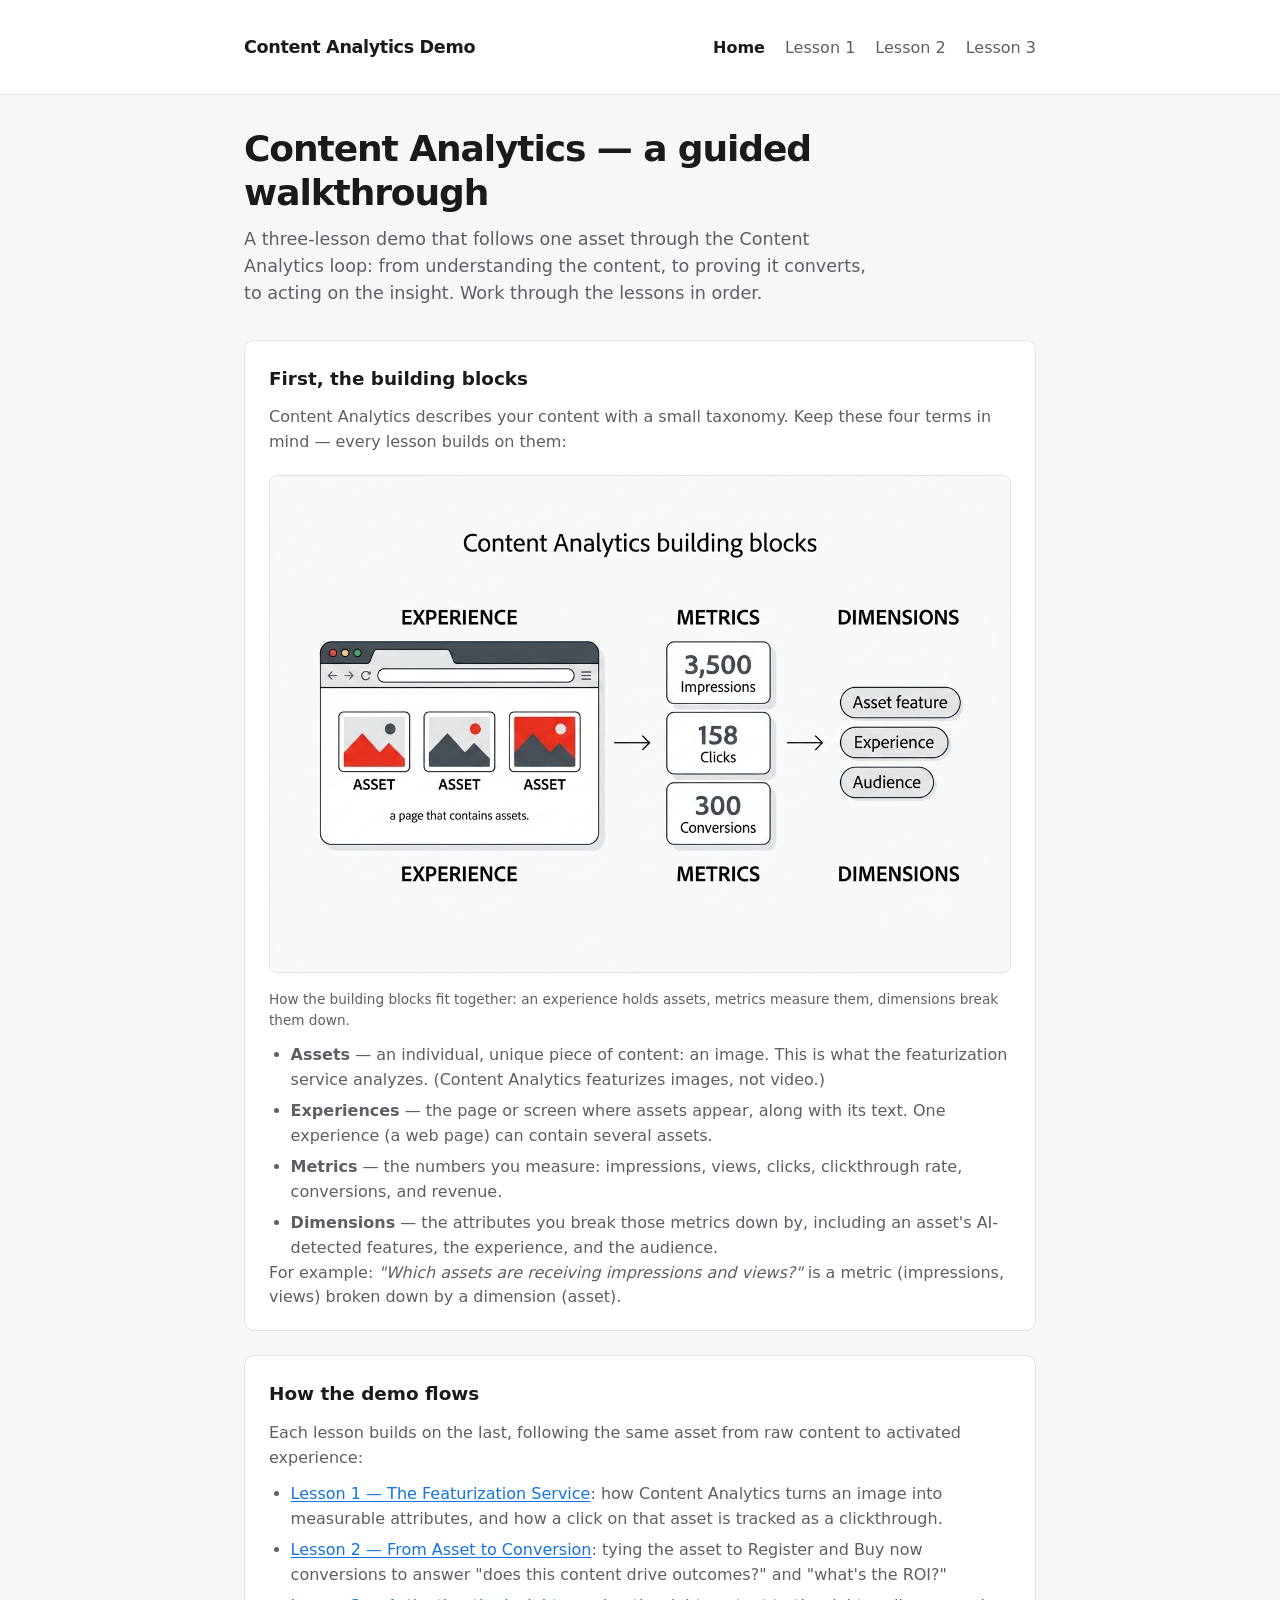
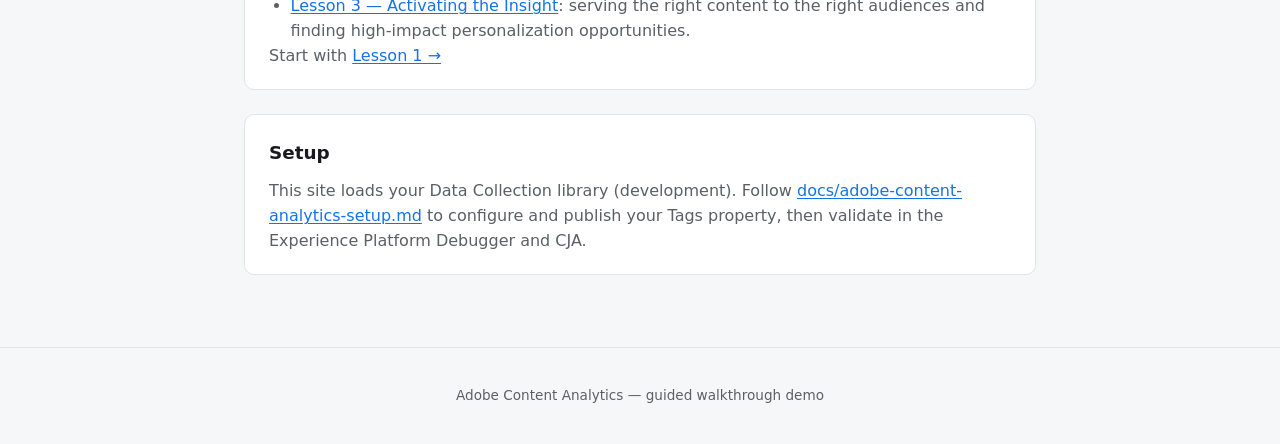
<file: index.html>
<!DOCTYPE html>
<html lang="en">
  <head>
    <meta charset="utf-8" />
    <meta name="viewport" content="width=device-width, initial-scale=1" />
    <!-- Adobe Tags: load early in <head>. -->
    <script src="https://assets.adobedtm.com/ff6e3f45e83f/5d39978f682c/launch-60832f63047a-development.min.js" async></script>
    <title>Content Analytics — Guided Walkthrough</title>
    <link rel="stylesheet" href="css/styles.css" />
  </head>
  <body>
    <a class="skip-link" href="#main">Skip to content</a>
    <header>
      <div class="header-inner">
        <p class="logo"><a href="index.html">Content Analytics Demo</a></p>
        <nav aria-label="Primary">
          <a href="index.html" aria-current="page">Home</a>
          <a href="article.html">Lesson 1</a>
          <a href="article2.html">Lesson 2</a>
          <a href="article3.html">Lesson 3</a>
        </nav>
      </div>
    </header>
    <main id="main">
      <div class="hero">
        <h1>Content Analytics — a guided walkthrough</h1>
        <p class="lede">
          A three-lesson demo that follows one asset through the Content Analytics loop:
          from understanding the content, to proving it converts, to acting on the insight.
          Work through the lessons in order.
        </p>
      </div>
      <section class="card" aria-labelledby="card-basics">
        <h2 id="card-basics">First, the building blocks</h2>
        <p>
          Content Analytics describes your content with a small taxonomy. Keep these four terms in
          mind — every lesson builds on them:
        </p>
        <figure>
          <img
            src="images/taxonomy-diagram.png"
            alt="Diagram: an Experience (a web page) contains Assets (images); Metrics measure them (impressions, clicks, conversions); Dimensions break them down (asset feature, experience, audience)."
            loading="lazy"
            decoding="async"
          />
          <figcaption>How the building blocks fit together: an experience holds assets, metrics measure them, dimensions break them down.</figcaption>
        </figure>
        <ul class="article-links">
          <li>
            <strong>Assets</strong> — an individual, unique piece of content: an image.
            This is what the featurization service analyzes. (Content Analytics featurizes
            images, not video.)
          </li>
          <li>
            <strong>Experiences</strong> — the page or screen where assets appear, along with its
            text. One experience (a web page) can contain several assets.
          </li>
          <li>
            <strong>Metrics</strong> — the numbers you measure: impressions, views, clicks,
            clickthrough rate, conversions, and revenue.
          </li>
          <li>
            <strong>Dimensions</strong> — the attributes you break those metrics down by,
            including an asset's AI-detected features, the experience, and the audience.
          </li>
        </ul>
        <p>
          For example: <em>"Which assets are receiving impressions and views?"</em> is a metric
          (impressions, views) broken down by a dimension (asset).
        </p>
      </section>
      <section class="card" aria-labelledby="card-flow">
        <h2 id="card-flow">How the demo flows</h2>
        <p>
          Each lesson builds on the last, following the same asset from raw content to activated
          experience:
        </p>
        <ul class="article-links">
          <li>
            <a href="article.html">Lesson 1 — The Featurization Service</a>:
            how Content Analytics turns an image into measurable attributes, and how a click on
            that asset is tracked as a clickthrough.
          </li>
          <li>
            <a href="article2.html">Lesson 2 — From Asset to Conversion</a>:
            tying the asset to Register and Buy now conversions to answer "does this content
            drive outcomes?" and "what's the ROI?"
          </li>
          <li>
            <a href="article3.html">Lesson 3 — Activating the Insight</a>:
            serving the right content to the right audiences and finding high-impact
            personalization opportunities.
          </li>
        </ul>
        <p>Start with <a href="article.html">Lesson 1 →</a></p>
      </section>
      <section class="card" aria-labelledby="card-setup">
        <h2 id="card-setup">Setup</h2>
        <p>
          This site loads your Data Collection library (development). Follow
          <a href="docs/adobe-content-analytics-setup.md">docs/adobe-content-analytics-setup.md</a>
          to configure and publish your Tags property, then validate in the Experience Platform
          Debugger and CJA.
        </p>
      </section>
    </main>
    <footer>
      <p>Adobe Content Analytics — guided walkthrough demo</p>
    </footer>
  </body>
</html>
</file>
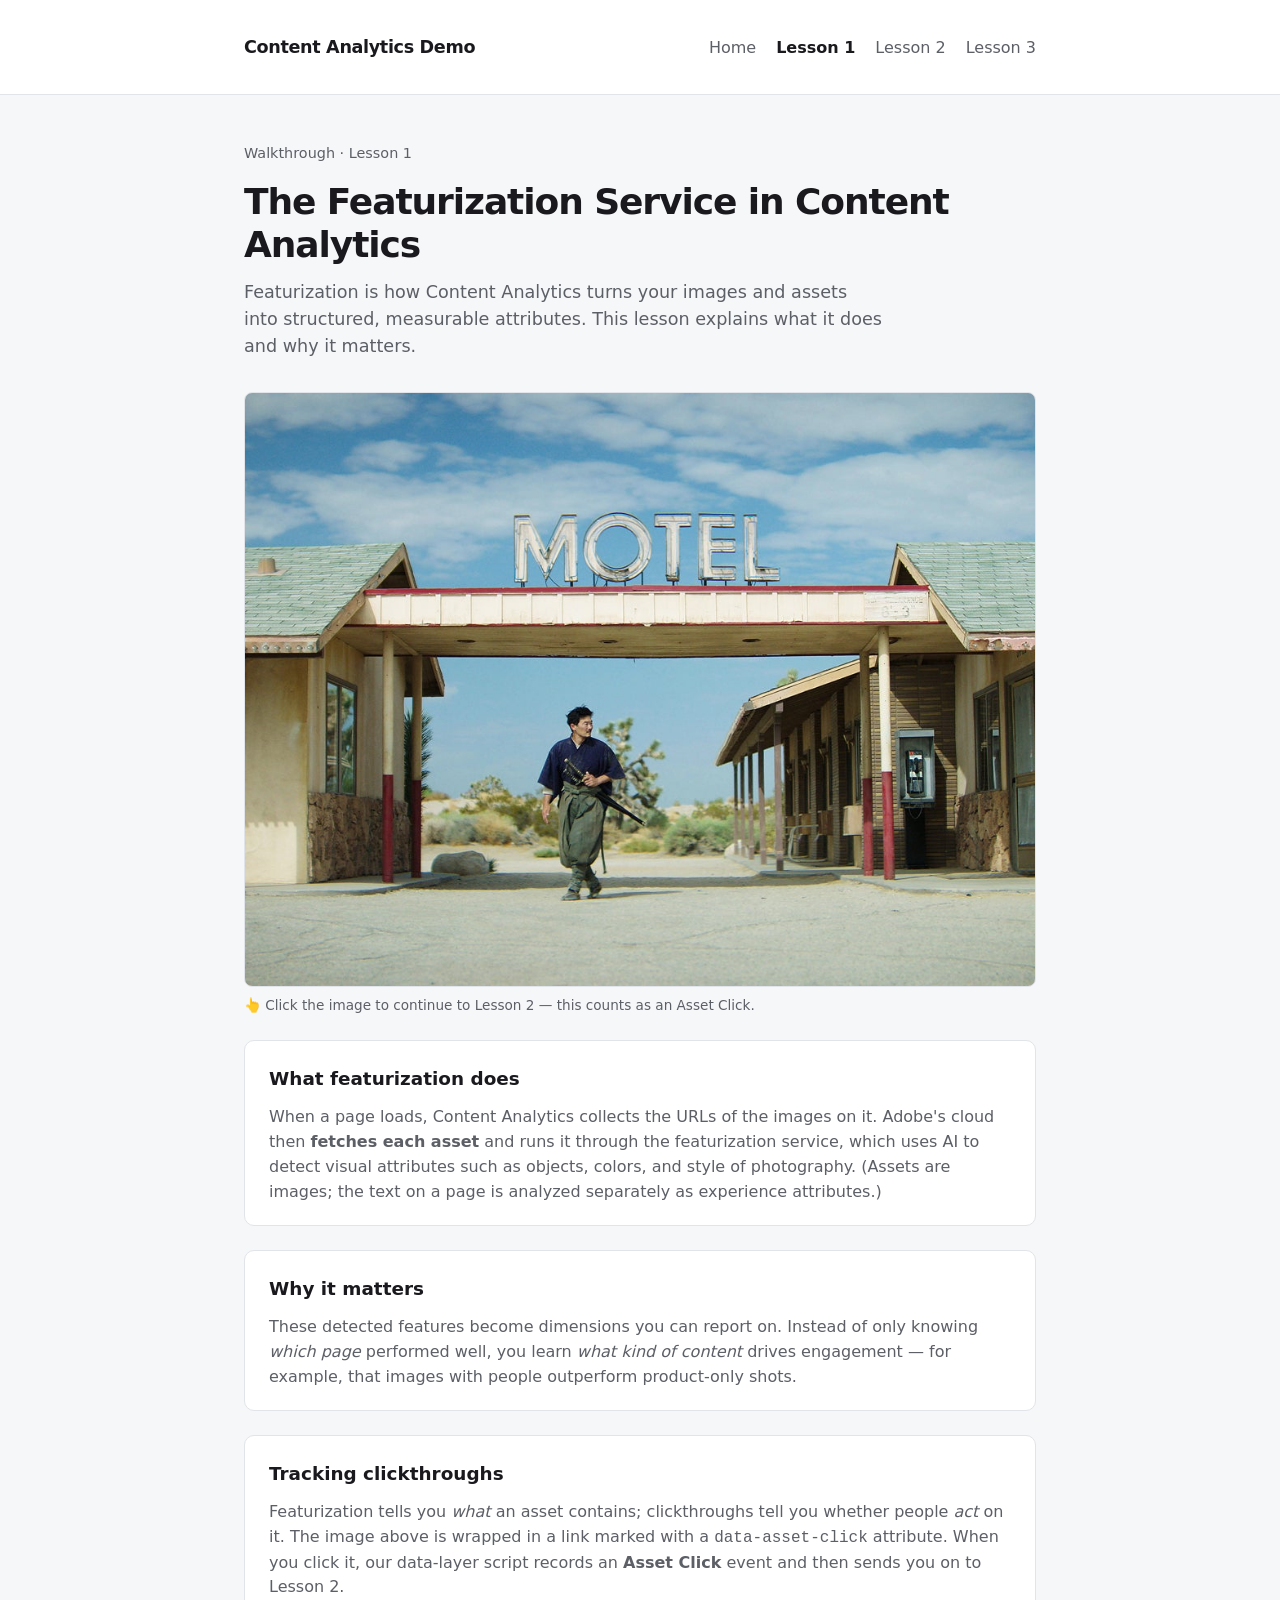
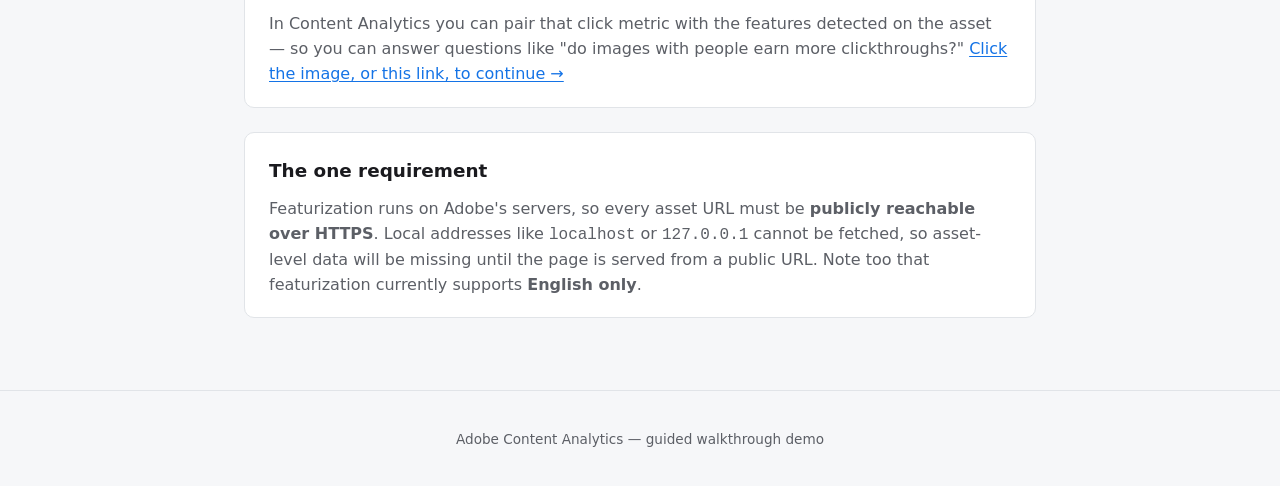
<file: article.html>
<!DOCTYPE html>
<html lang="en">
  <head>
    <meta charset="utf-8" />
    <meta name="viewport" content="width=device-width, initial-scale=1" />
    <!-- Adobe Client Data Layer (ACDL): define BEFORE the Tags embed so it exists when Launch loads. -->
    <script>
      window.adobeDataLayer = window.adobeDataLayer || [];
      window.acaPageData = {
        page: { name: "The Featurization Service", category: "lesson", articleId: "lesson-1", language: "en" },
        product: { sku: "aca-guide-01", name: "The Featurization Service", price: 49.0, currency: "USD" }
      };
      window.adobeDataLayer.push({
        event: "page.view",
        page: window.acaPageData.page,
        product: window.acaPageData.product
      });
    </script>
    <script src="https://assets.adobedtm.com/ff6e3f45e83f/5d39978f682c/launch-60832f63047a-development.min.js" async></script>
    <title>Lesson 1 — The Featurization Service</title>
    <link rel="stylesheet" href="css/styles.css" />
  </head>
  <body>
    <a class="skip-link" href="#main">Skip to content</a>
    <header>
      <div class="header-inner">
        <p class="logo"><a href="index.html">Content Analytics Demo</a></p>
        <nav aria-label="Primary">
          <a href="index.html">Home</a>
          <a href="article.html" aria-current="page">Lesson 1</a>
          <a href="article2.html">Lesson 2</a>
          <a href="article3.html">Lesson 3</a>
        </nav>
      </div>
    </header>
    <main id="main">
      <article class="article-body">
        <p class="article-meta">Walkthrough · Lesson 1</p>
        <div class="hero">
          <h1>The Featurization Service in Content Analytics</h1>
          <p class="lede">
            Featurization is how Content Analytics turns your images and assets into
            structured, measurable attributes. This lesson explains what it does and why it
            matters.
          </p>
        </div>

        <figure>
          <a class="asset-link" href="article2.html" data-asset-click="hero">
            <img
              src="images/article-asset.jpg"
              alt="Article illustration"
              loading="eager"
              decoding="async"
              fetchpriority="high"
            />
          </a>
          <figcaption>👆 Click the image to continue to Lesson 2 — this counts as an Asset Click.</figcaption>
        </figure>

        <div class="card">
          <h2>What featurization does</h2>
          <p>
            When a page loads, Content Analytics collects the URLs of the images on it. Adobe's
            cloud then <strong>fetches each asset</strong> and runs it through the featurization
            service, which uses AI to detect visual attributes such as objects, colors, and
            style of photography. (Assets are images; the text on a page is analyzed separately as
            experience attributes.)
          </p>
        </div>

        <div class="card">
          <h2>Why it matters</h2>
          <p>
            These detected features become dimensions you can report on. Instead of only knowing
            <em>which page</em> performed well, you learn <em>what kind of content</em> drives
            engagement — for example, that images with people outperform product-only shots.
          </p>
        </div>

        <div class="card">
          <h2>Tracking clickthroughs</h2>
          <p>
            Featurization tells you <em>what</em> an asset contains; clickthroughs tell you
            whether people <em>act</em> on it. The image above is wrapped in a link marked with a
            <code>data-asset-click</code> attribute. When you click it, our data-layer script
            records an <strong>Asset Click</strong> event and then sends you on to Lesson 2.
          </p>
          <p>
            In Content Analytics you can pair that click metric with the features detected on the
            asset — so you can answer questions like "do images with people earn more
            clickthroughs?" <a href="article2.html">Click the image, or this link, to continue →</a>
          </p>
        </div>

        <div class="card">
          <h2>The one requirement</h2>
          <p>
            Featurization runs on Adobe's servers, so every asset URL must be
            <strong>publicly reachable over HTTPS</strong>. Local addresses like
            <code>localhost</code> or <code>127.0.0.1</code> cannot be fetched, so asset-level
            data will be missing until the page is served from a public URL. Note too that
            featurization currently supports <strong>English only</strong>.
          </p>
        </div>
      </article>
    </main>
    <footer>
      <p>Adobe Content Analytics — guided walkthrough demo</p>
    </footer>
    <script src="js/datalayer.js"></script>
  </body>
</html>
</file>
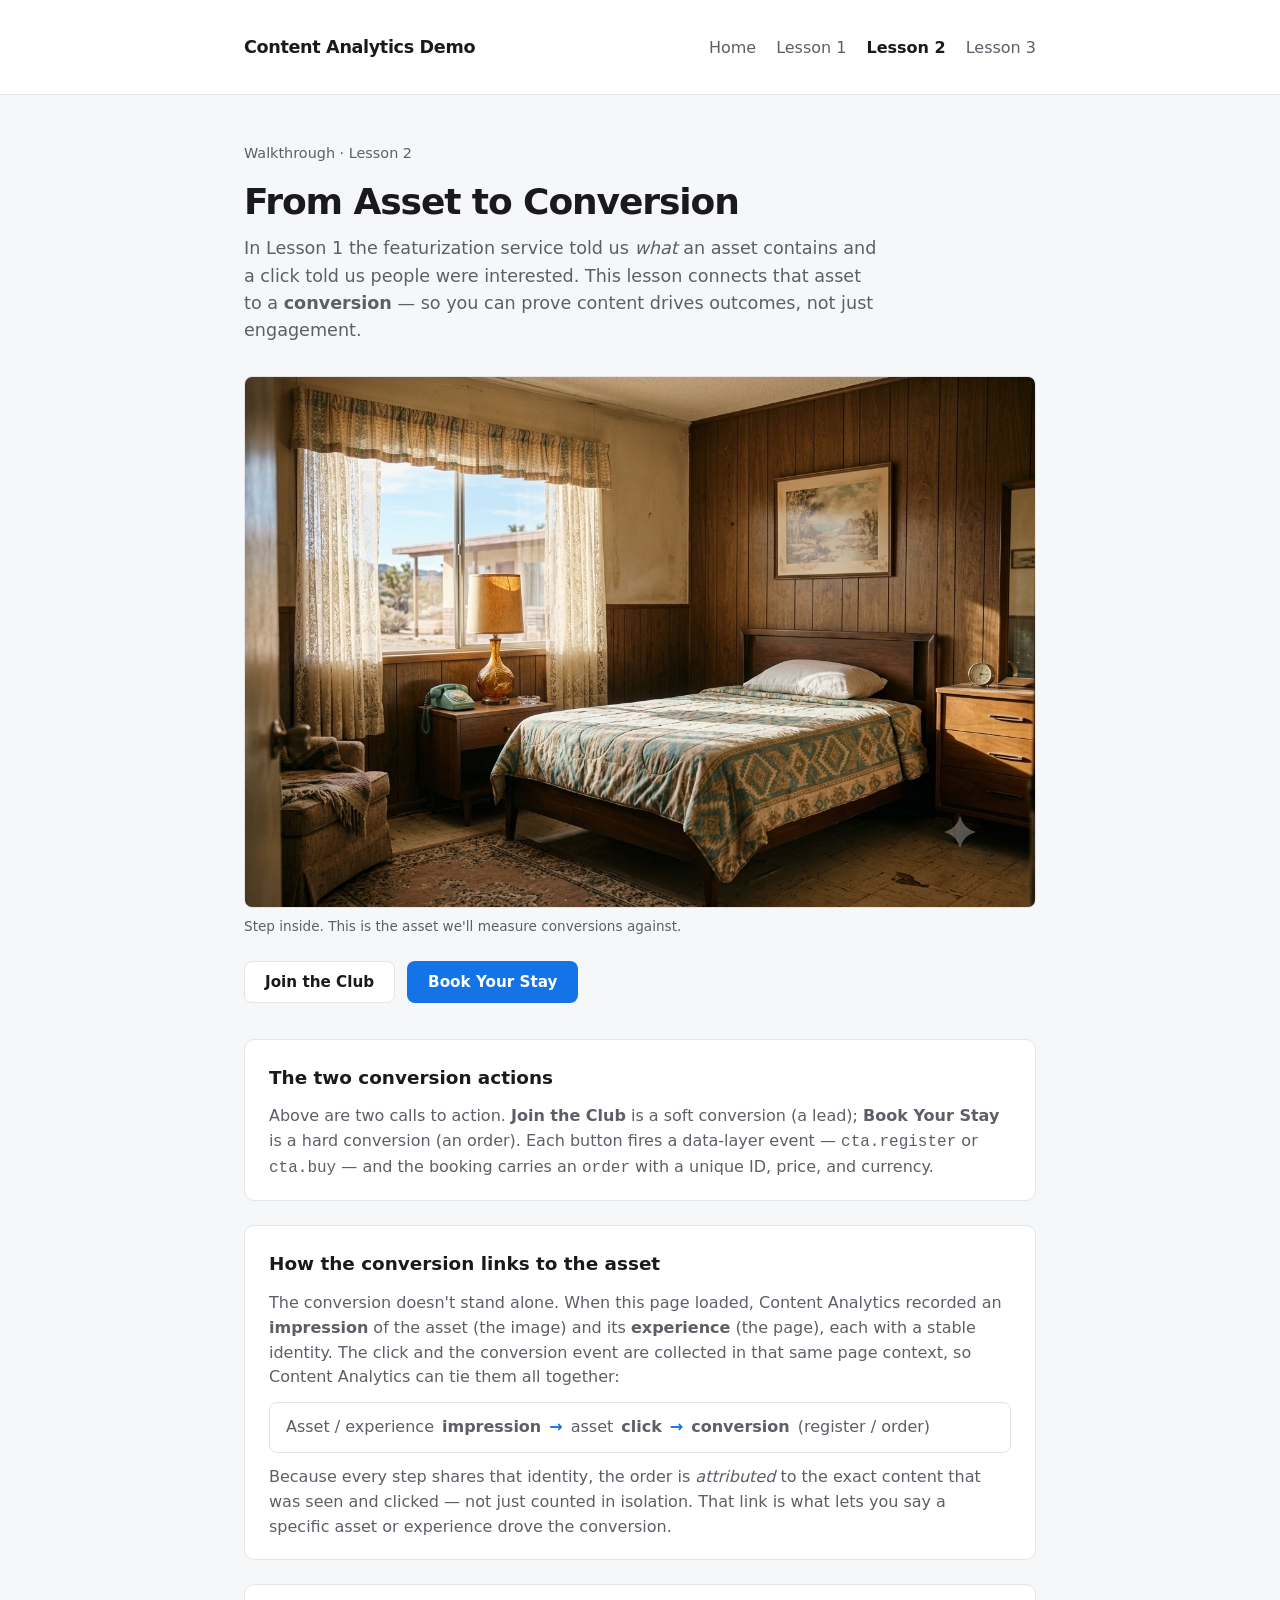
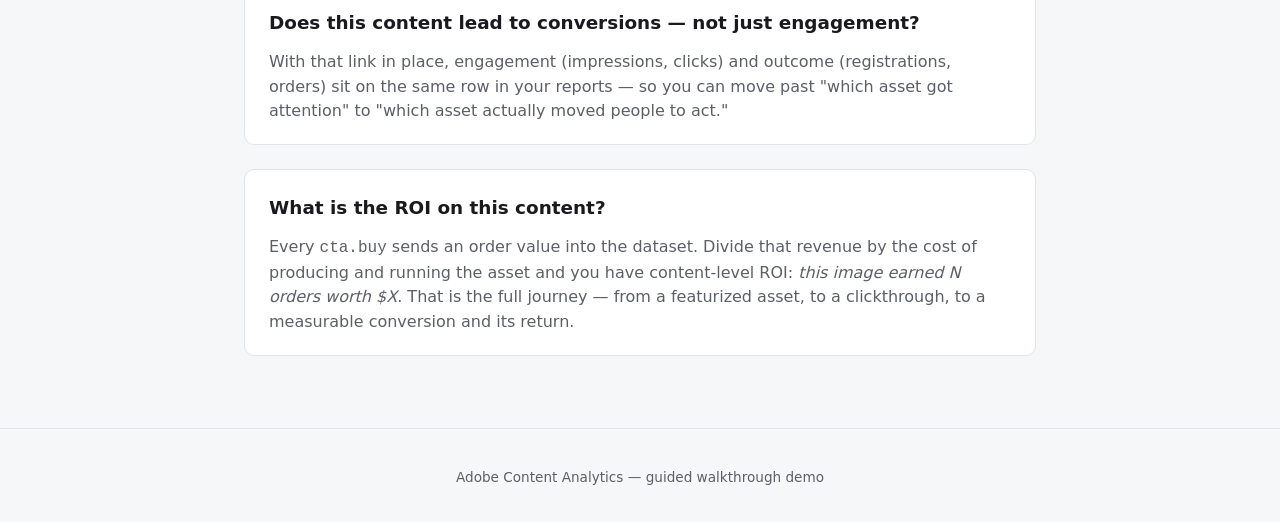
<file: article2.html>
<!DOCTYPE html>
<html lang="en">
  <head>
    <meta charset="utf-8" />
    <meta name="viewport" content="width=device-width, initial-scale=1" />
    <!-- Adobe Client Data Layer (ACDL): define BEFORE the Tags embed so it exists when Launch loads. -->
    <script>
      window.adobeDataLayer = window.adobeDataLayer || [];
      window.acaPageData = {
        page: { name: "From Asset to Conversion", category: "lesson", articleId: "lesson-2", language: "en" },
        product: { sku: "aca-guide-02", name: "From Asset to Conversion", price: 59.0, currency: "USD" }
      };
      window.adobeDataLayer.push({
        event: "page.view",
        page: window.acaPageData.page,
        product: window.acaPageData.product
      });
    </script>
    <script src="https://assets.adobedtm.com/ff6e3f45e83f/5d39978f682c/launch-60832f63047a-development.min.js" async></script>
    <title>Lesson 2 — From Asset to Conversion</title>
    <link rel="stylesheet" href="css/styles.css" />
  </head>
  <body>
    <a class="skip-link" href="#main">Skip to content</a>
    <header>
      <div class="header-inner">
        <p class="logo"><a href="index.html">Content Analytics Demo</a></p>
        <nav aria-label="Primary">
          <a href="index.html">Home</a>
          <a href="article.html">Lesson 1</a>
          <a href="article2.html" aria-current="page">Lesson 2</a>
          <a href="article3.html">Lesson 3</a>
        </nav>
      </div>
    </header>
    <main id="main">
      <article class="article-body">
        <p class="article-meta">Walkthrough · Lesson 2</p>
        <div class="hero">
          <h1>From Asset to Conversion</h1>
          <p class="lede">
            In Lesson 1 the featurization service told us <em>what</em> an asset contains and a
            click told us people were interested. This lesson connects that asset to a
            <strong>conversion</strong> — so you can prove content drives outcomes, not just
            engagement.
          </p>
        </div>

        <figure>
          <a class="asset-link" href="images/article2-asset.jpg" data-asset-click="hero">
            <img
              src="images/article2-asset.jpg"
              alt="Motel room interior"
              loading="eager"
              decoding="async"
              fetchpriority="high"
            />
          </a>
          <figcaption>Step inside. This is the asset we'll measure conversions against.</figcaption>
        </figure>

        <p class="article-actions">
          <button type="button" class="btn btn-secondary" data-cta="register" data-nav-to="article3.html">Join the Club</button>
          <button type="button" class="btn btn-primary" data-cta="buy" data-nav-to="article3.html">Book Your Stay</button>
        </p>

        <div class="card">
          <h2>The two conversion actions</h2>
          <p>
            Above are two calls to action. <strong>Join the Club</strong> is a soft
            conversion (a lead); <strong>Book Your Stay</strong> is a hard conversion (an order).
            Each button fires a data-layer event — <code>cta.register</code> or <code>cta.buy</code>
            — and the booking carries an <code>order</code> with a unique ID, price, and currency.
          </p>
        </div>

        <div class="card">
          <h2>How the conversion links to the asset</h2>
          <p>
            The conversion doesn't stand alone. When this page loaded, Content Analytics recorded
            an <strong>impression</strong> of the asset (the image) and its <strong>experience</strong>
            (the page), each with a stable identity. The click and the conversion event are
            collected in that same page context, so Content Analytics can tie them all together:
          </p>
          <p class="flow">
            Asset / experience <strong>impression</strong>
            <span aria-hidden="true">→</span> asset <strong>click</strong>
            <span aria-hidden="true">→</span> <strong>conversion</strong> (register / order)
          </p>
          <p>
            Because every step shares that identity, the order is <em>attributed</em> to the exact
            content that was seen and clicked — not just counted in isolation. That link is what
            lets you say a specific asset or experience drove the conversion.
          </p>
        </div>

        <div class="card">
          <h2>Does this content lead to conversions — not just engagement?</h2>
          <p>
            With that link in place, engagement (impressions, clicks) and outcome (registrations,
            orders) sit on the same row in your reports — so you can move past "which asset got
            attention" to "which asset actually moved people to act."
          </p>
        </div>

        <div class="card">
          <h2>What is the ROI on this content?</h2>
          <p>
            Every <code>cta.buy</code> sends an order value into the dataset. Divide that revenue
            by the cost of producing and running the asset and you have content-level ROI:
            <em>this image earned N orders worth $X</em>. That is the full journey — from a
            featurized asset, to a clickthrough, to a measurable conversion and its return.
          </p>
        </div>
      </article>
    </main>
    <footer>
      <p>Adobe Content Analytics — guided walkthrough demo</p>
    </footer>
    <script src="js/datalayer.js"></script>
  </body>
</html>
</file>
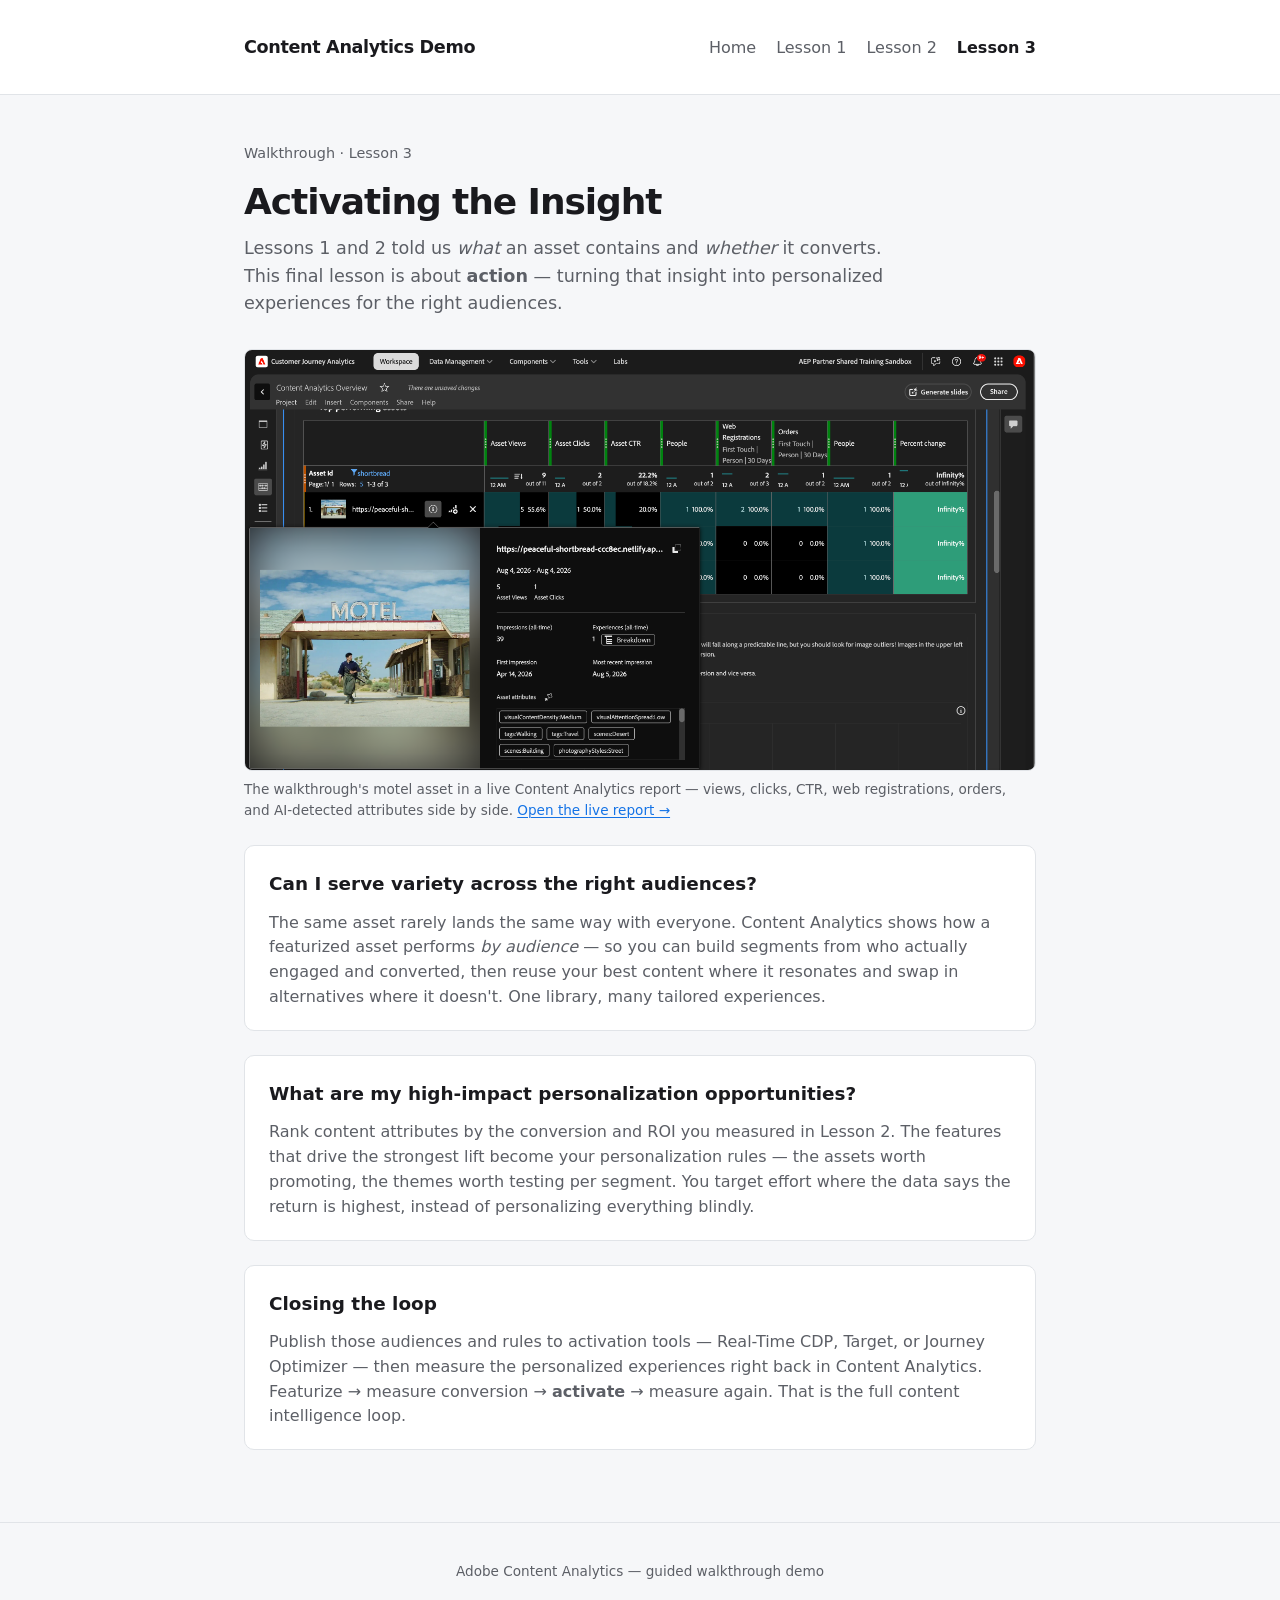
<file: article3.html>
<!DOCTYPE html>
<html lang="en">
  <head>
    <meta charset="utf-8" />
    <meta name="viewport" content="width=device-width, initial-scale=1" />
    <!-- Adobe Client Data Layer (ACDL): define BEFORE the Tags embed so it exists when Launch loads. -->
    <script>
      window.adobeDataLayer = window.adobeDataLayer || [];
      window.acaPageData = {
        page: { name: "Activating the Insight", category: "lesson", articleId: "lesson-3", language: "en" },
        product: { sku: "aca-guide-03", name: "Activating the Insight", price: 69.0, currency: "USD" }
      };
      window.adobeDataLayer.push({
        event: "page.view",
        page: window.acaPageData.page,
        product: window.acaPageData.product
      });
    </script>
    <script src="https://assets.adobedtm.com/ff6e3f45e83f/5d39978f682c/launch-60832f63047a-development.min.js" async></script>
    <title>Lesson 3 — Activating the Insight</title>
    <link rel="stylesheet" href="css/styles.css" />
  </head>
  <body>
    <a class="skip-link" href="#main">Skip to content</a>
    <header>
      <div class="header-inner">
        <p class="logo"><a href="index.html">Content Analytics Demo</a></p>
        <nav aria-label="Primary">
          <a href="index.html">Home</a>
          <a href="article.html">Lesson 1</a>
          <a href="article2.html">Lesson 2</a>
          <a href="article3.html" aria-current="page">Lesson 3</a>
        </nav>
      </div>
    </header>
    <main id="main">
      <article class="article-body">
        <p class="article-meta">Walkthrough · Lesson 3</p>
        <div class="hero">
          <h1>Activating the Insight</h1>
          <p class="lede">
            Lessons 1 and 2 told us <em>what</em> an asset contains and <em>whether</em> it
            converts. This final lesson is about <strong>action</strong> — turning that insight
            into personalized experiences for the right audiences.
          </p>
        </div>

        <figure>
          <a class="asset-link" href="https://analytics.adobe.com/?linkId=c59734d4-5e9f-45a8-8449-5875b69ecab3&dpc=acc" target="_blank" rel="noopener">
            <img
              src="images/content-analytics-report.png"
              alt="Content Analytics Overview report in Customer Journey Analytics showing the walkthrough's motel asset with 5 Asset Views, 1 Asset Click, 22.2% Asset CTR, Web Registrations, Orders, and AI-detected attributes such as scenes:Desert and photographyStyles:Street."
              loading="eager"
              decoding="async"
            />
          </a>
          <figcaption>
            The walkthrough's motel asset in a live Content Analytics report — views, clicks, CTR,
            web registrations, orders, and AI-detected attributes side by side.
            <a href="https://analytics.adobe.com/?linkId=c59734d4-5e9f-45a8-8449-5875b69ecab3&dpc=acc" target="_blank" rel="noopener">Open the live report →</a>
          </figcaption>
        </figure>

        <div class="card">
          <h2>Can I serve variety across the right audiences?</h2>
          <p>
            The same asset rarely lands the same way with everyone. Content Analytics shows how a
            featurized asset performs <em>by audience</em> — so you can build segments from who
            actually engaged and converted, then reuse your best content where it resonates and
            swap in alternatives where it doesn't. One library, many tailored experiences.
          </p>
        </div>

        <div class="card">
          <h2>What are my high-impact personalization opportunities?</h2>
          <p>
            Rank content attributes by the conversion and ROI you measured in Lesson 2. The
            features that drive the strongest lift become your personalization rules — the assets
            worth promoting, the themes worth testing per segment. You target effort where the
            data says the return is highest, instead of personalizing everything blindly.
          </p>
        </div>

        <div class="card">
          <h2>Closing the loop</h2>
          <p>
            Publish those audiences and rules to activation tools — Real-Time CDP, Target, or
            Journey Optimizer — then measure the personalized experiences right back in Content
            Analytics. Featurize → measure conversion → <strong>activate</strong> → measure again.
            That is the full content intelligence loop.
          </p>
        </div>
      </article>
    </main>
    <footer>
      <p>Adobe Content Analytics — guided walkthrough demo</p>
    </footer>
    <script src="js/datalayer.js"></script>
  </body>
</html>
</file>
<file: css/styles.css>
:root {
  color-scheme: light dark;
  --bg: #f6f7f9;
  --fg: #1a1a1e;
  --muted: #5c5f66;
  --accent: #1473e6;
  --card: #fff;
  --border: #e1e4e8;
}

@media (prefers-color-scheme: dark) {
  :root {
    --bg: #121214;
    --fg: #f0f0f2;
    --muted: #a8acb3;
    --card: #1c1c21;
    --border: #2e3138;
  }
}

*,
*::before,
*::after {
  box-sizing: border-box;
}

body {
  margin: 0;
  min-height: 100vh;
  font-family: "Adobe Clean", "Source Sans 3", system-ui, sans-serif;
  font-size: 1rem;
  line-height: 1.55;
  color: var(--fg);
  background: var(--bg);
}

a {
  color: var(--accent);
  text-decoration-thickness: 1px;
  text-underline-offset: 2px;
}

a:hover {
  text-decoration-thickness: 2px;
}

.skip-link {
  position: absolute;
  left: -9999px;
  z-index: 999;
  padding: 0.5rem 1rem;
  background: var(--accent);
  color: #fff;
}

.skip-link:focus {
  left: 0.5rem;
  top: 0.5rem;
}

header {
  border-bottom: 1px solid var(--border);
  background: var(--card);
}

.header-inner {
  max-width: 52rem;
  margin: 0 auto;
  padding: 1rem 1.25rem;
  display: flex;
  flex-wrap: wrap;
  align-items: baseline;
  justify-content: space-between;
  gap: 0.75rem;
}

.logo {
  font-weight: 700;
  font-size: 1.1rem;
  letter-spacing: -0.02em;
}

.logo a {
  color: inherit;
  text-decoration: none;
}

nav {
  display: flex;
  gap: 1.25rem;
}

nav a {
  color: var(--muted);
  font-weight: 500;
  text-decoration: none;
}

nav a[aria-current="page"] {
  color: var(--fg);
  font-weight: 600;
}

main {
  max-width: 52rem;
  margin: 0 auto;
  padding: 2rem 1.25rem 3rem;
}

.hero {
  margin-bottom: 2rem;
}

.hero h1 {
  font-size: clamp(1.75rem, 4vw, 2.25rem);
  font-weight: 700;
  letter-spacing: -0.03em;
  line-height: 1.2;
  margin: 0 0 0.75rem;
}

.lede {
  font-size: 1.1rem;
  color: var(--muted);
  max-width: 40rem;
  margin: 0;
}

.card {
  background: var(--card);
  border: 1px solid var(--border);
  border-radius: 10px;
  padding: 1.5rem 1.5rem 1.25rem;
  margin-bottom: 1.5rem;
}

.card h2 {
  font-size: 1.15rem;
  margin: 0 0 0.75rem;
}

.card p {
  margin: 0 0 0.75rem;
  color: var(--muted);
}

.card p:last-child {
  margin-bottom: 0;
}

.article-links {
  margin: 0.75rem 0 0;
  padding-left: 1.35rem;
  color: var(--muted);
}

.article-links li {
  margin-bottom: 0.4rem;
}

.article-links li:last-child {
  margin-bottom: 0;
}

.article-meta {
  font-size: 0.9rem;
  color: var(--muted);
  margin-bottom: 1rem;
}

.article-body figure {
  margin: 1.5rem 0;
}

.asset-link {
  display: block;
  line-height: 0;
  border-radius: 8px;
}

.asset-link:focus-visible {
  outline: 2px solid var(--accent);
  outline-offset: 3px;
}

.article-body img,
.card figure img {
  width: 100%;
  height: auto;
  border-radius: 8px;
  border: 1px solid var(--border);
}

.card figure {
  margin: 1.25rem 0 0.5rem;
}

figcaption {
  font-size: 0.85rem;
  color: var(--muted);
  margin-top: 0.5rem;
}

.article-actions {
  display: flex;
  flex-wrap: wrap;
  gap: 0.75rem;
  margin: 1.25rem 0 2.25rem;
}

.flow {
  display: flex;
  flex-wrap: wrap;
  align-items: center;
  gap: 0.5rem;
  padding: 0.75rem 1rem;
  border: 1px solid var(--border);
  border-radius: 8px;
  background: rgba(255, 255, 255, 0.03);
}

.flow span {
  color: var(--accent);
  font-weight: 700;
}

.btn {
  font: inherit;
  font-weight: 600;
  font-size: 0.95rem;
  line-height: 1.2;
  padding: 0.65rem 1.25rem;
  border-radius: 8px;
  border: 1px solid transparent;
  cursor: pointer;
  transition: background 0.15s ease, border-color 0.15s ease, color 0.15s ease;
}

.btn:focus-visible {
  outline: 2px solid var(--accent);
  outline-offset: 2px;
}

.btn-primary {
  background: var(--accent);
  color: #fff;
}

.btn-primary:hover {
  filter: brightness(1.06);
}

.btn-secondary {
  background: var(--card);
  color: var(--fg);
  border-color: var(--border);
}

.btn-secondary:hover {
  background: var(--bg);
  border-color: var(--muted);
}

footer {
  border-top: 1px solid var(--border);
  padding: 1.5rem 1.25rem;
  text-align: center;
  font-size: 0.85rem;
  color: var(--muted);
}
</file>
